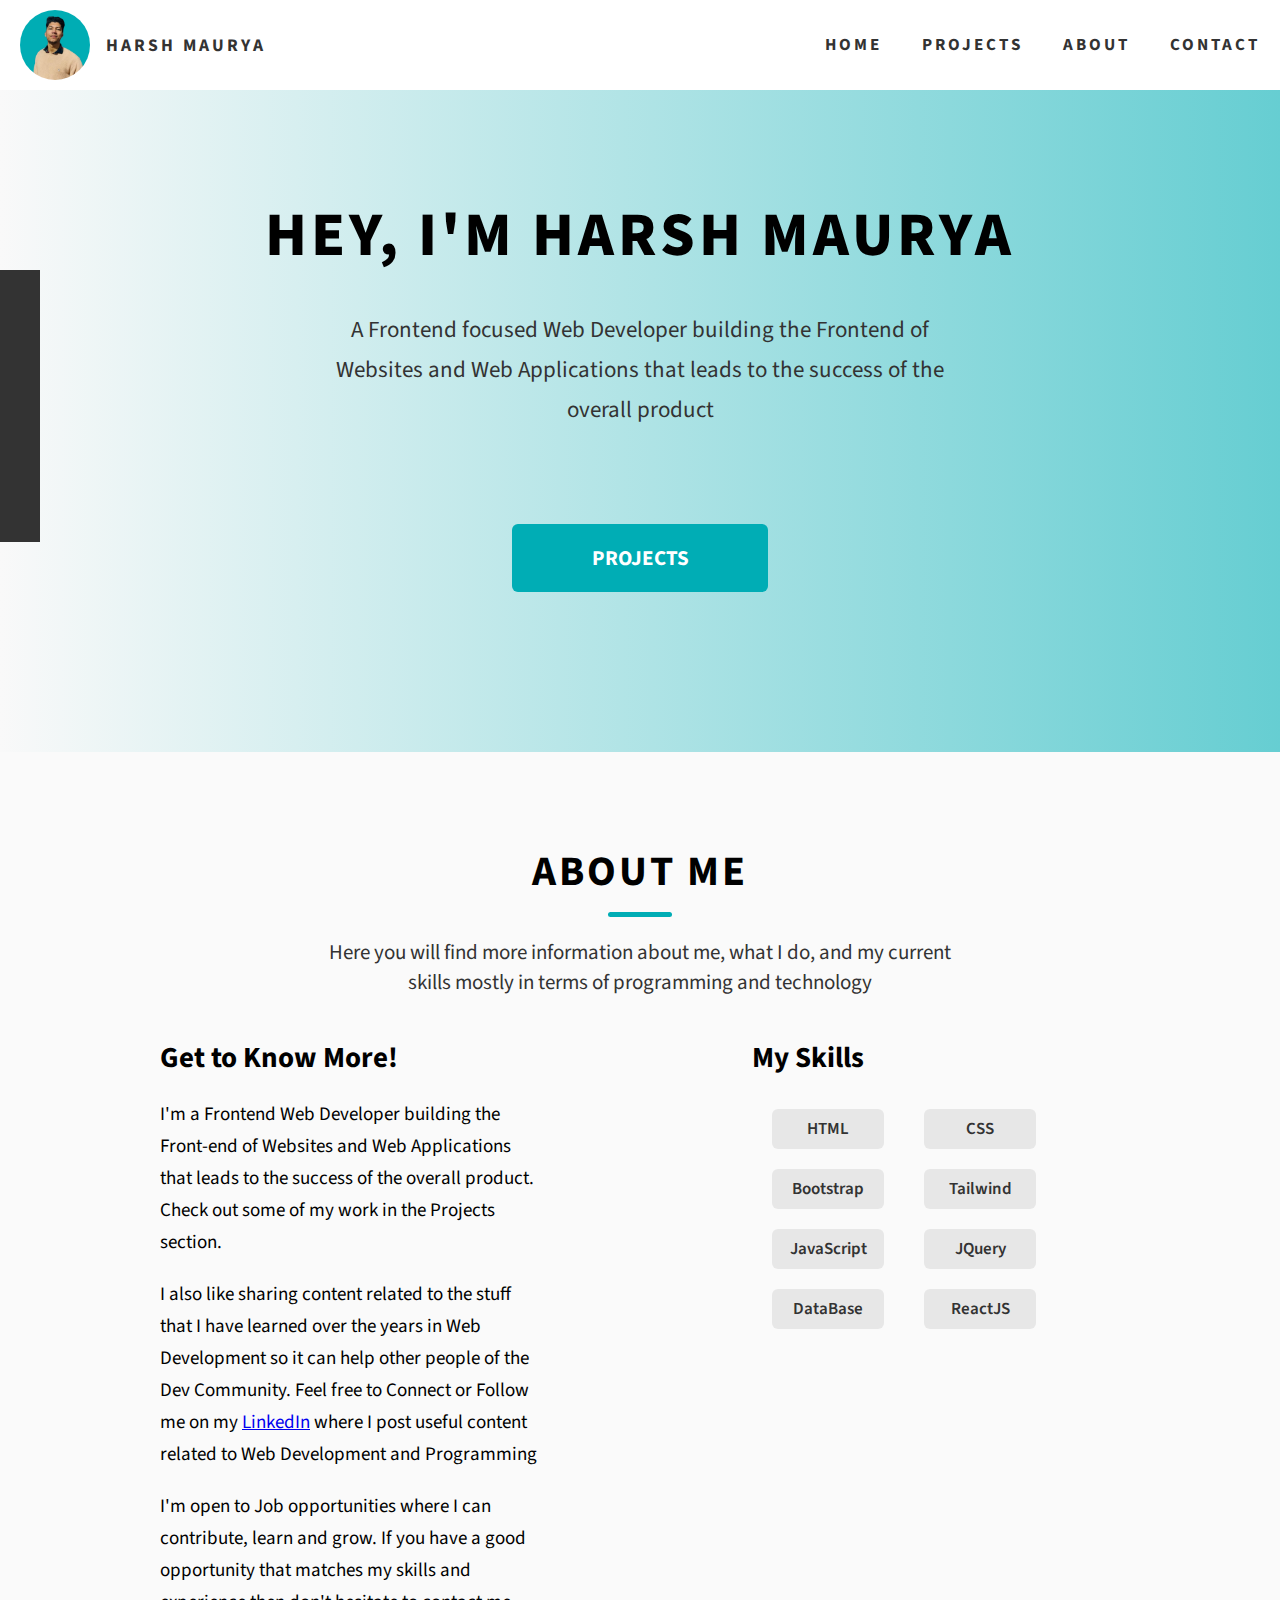
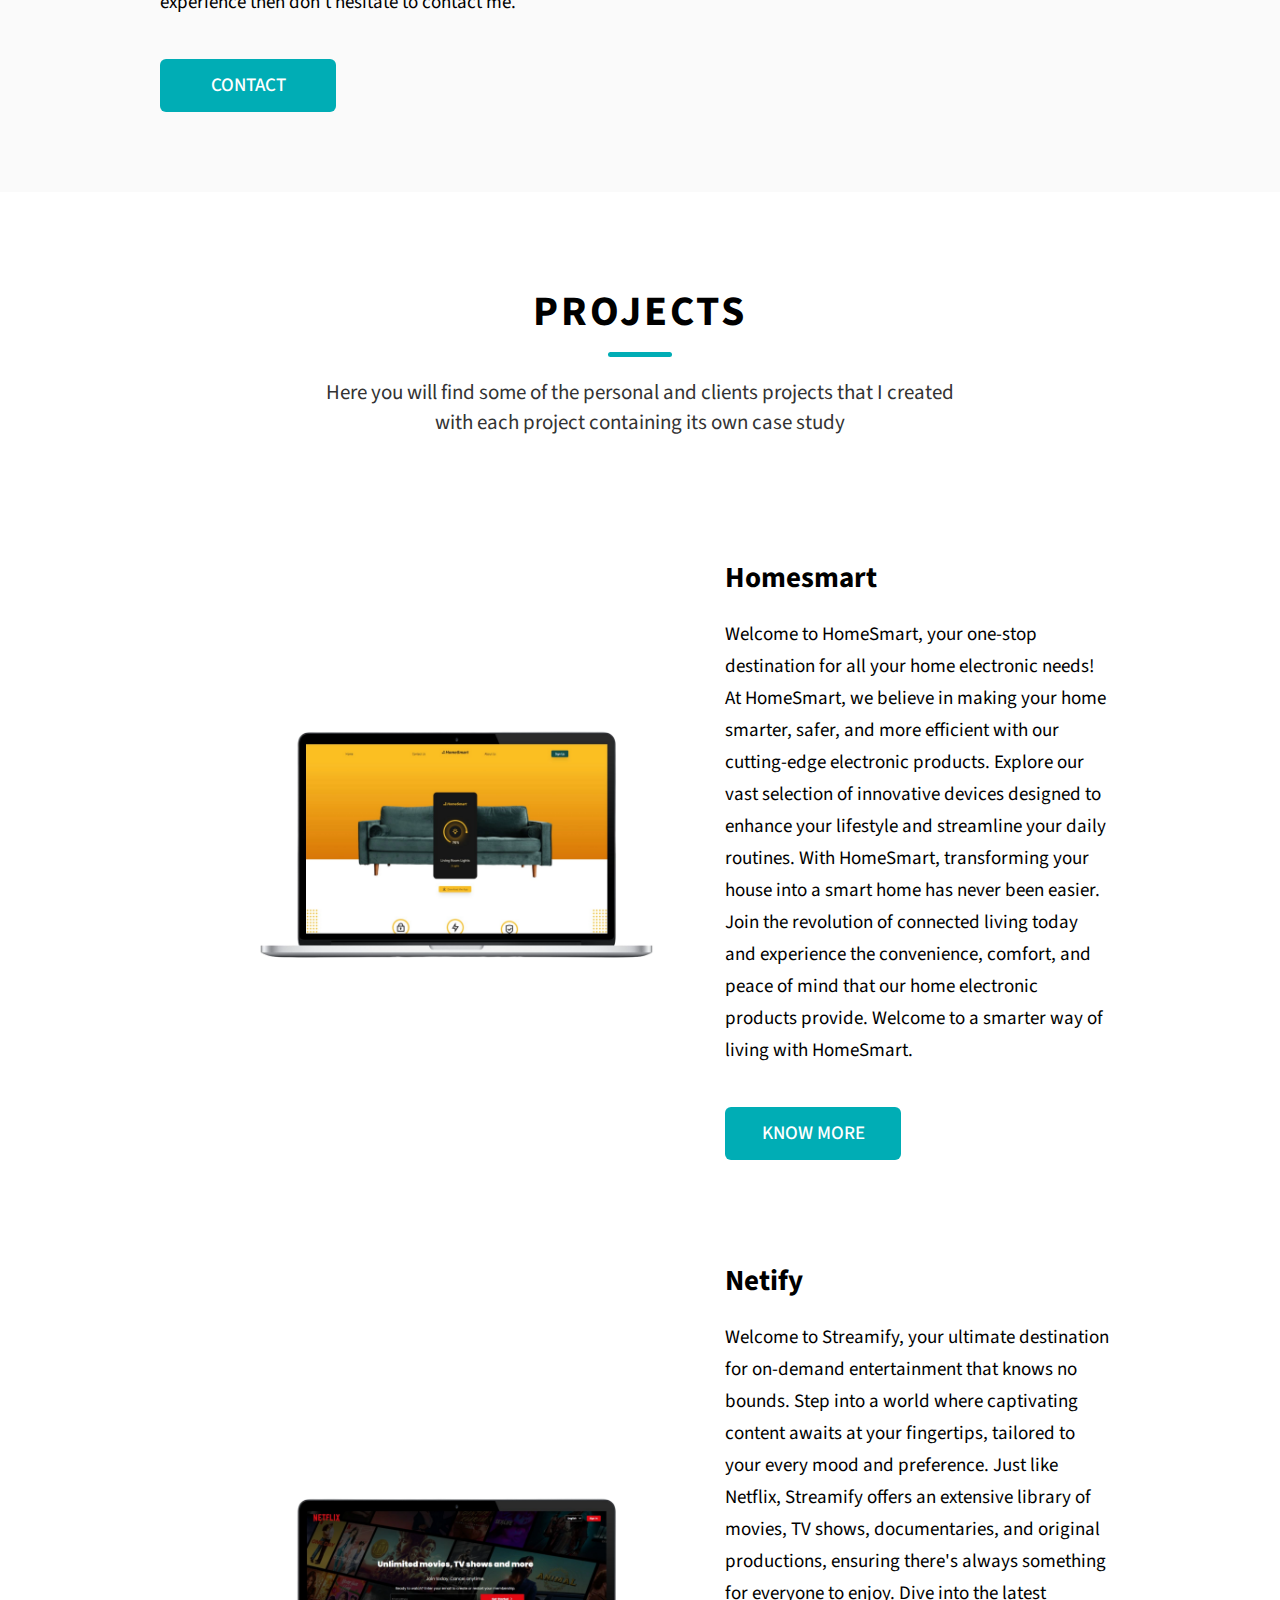
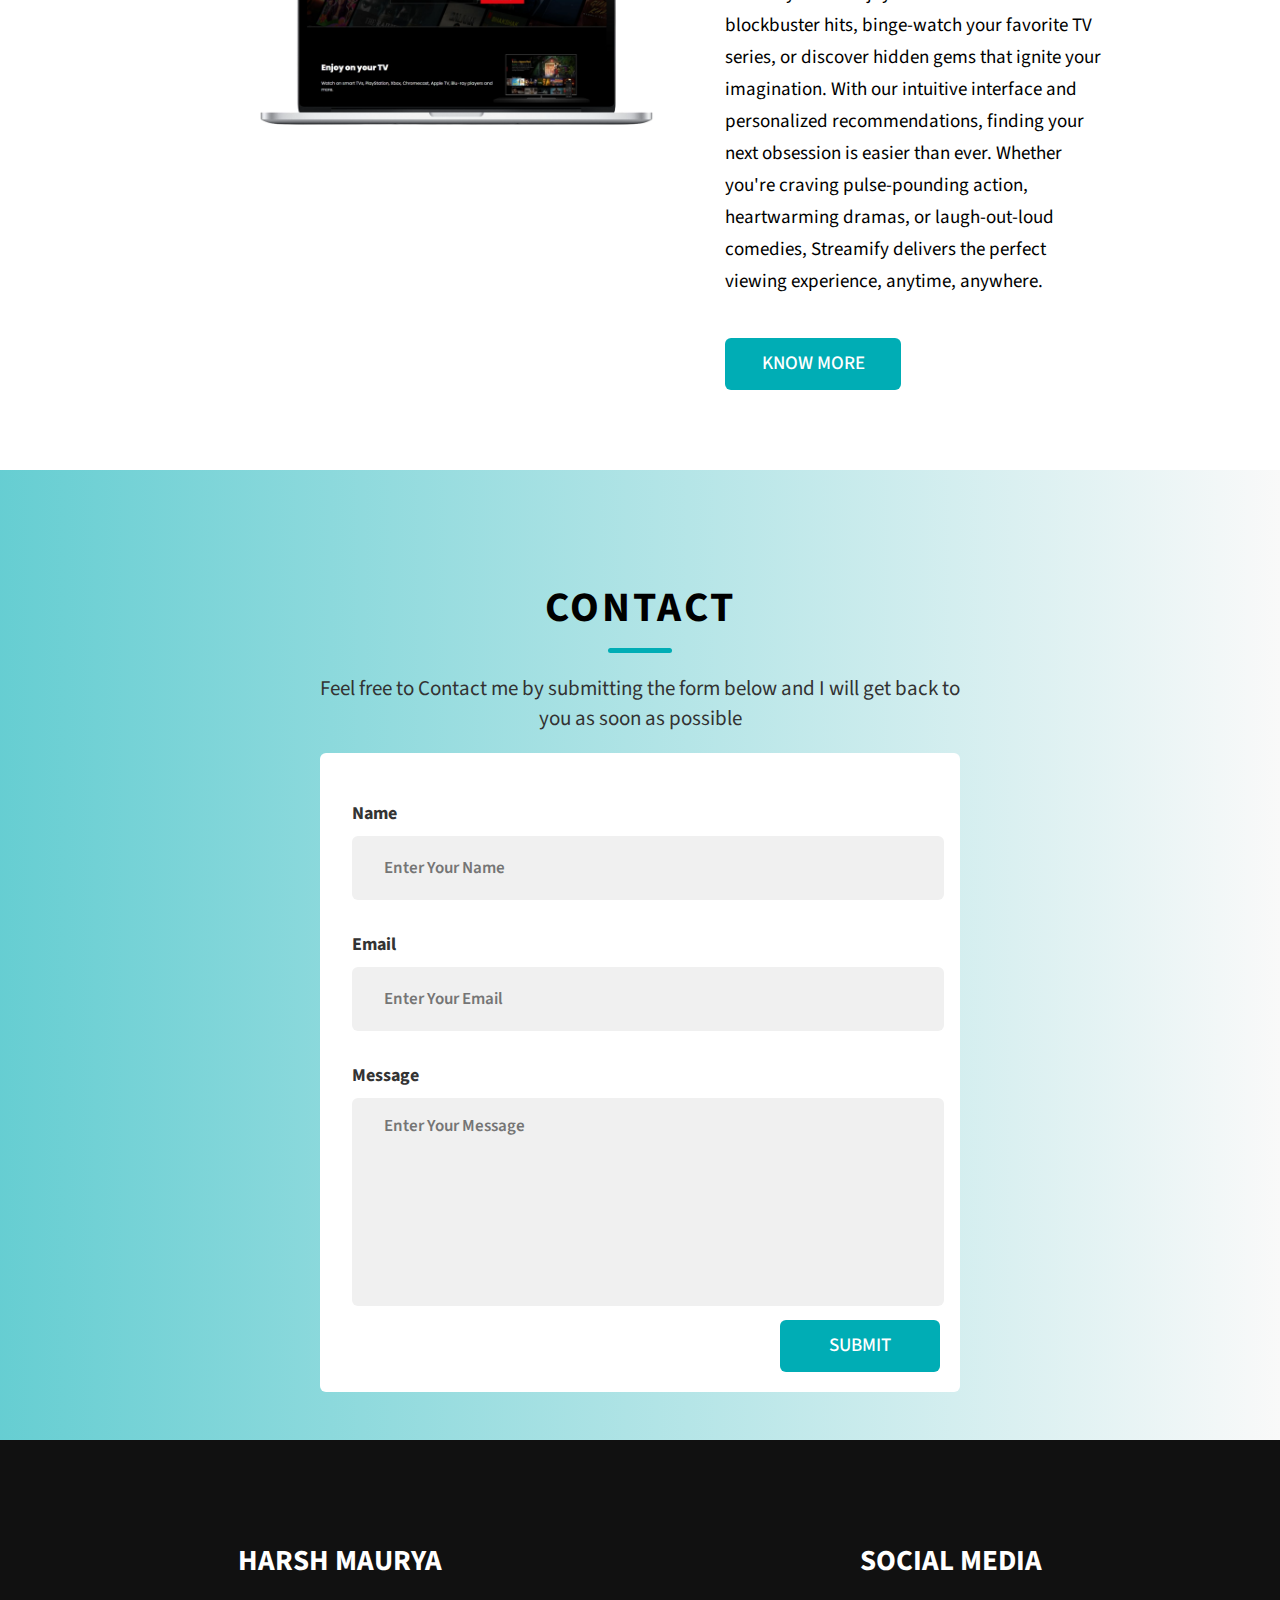
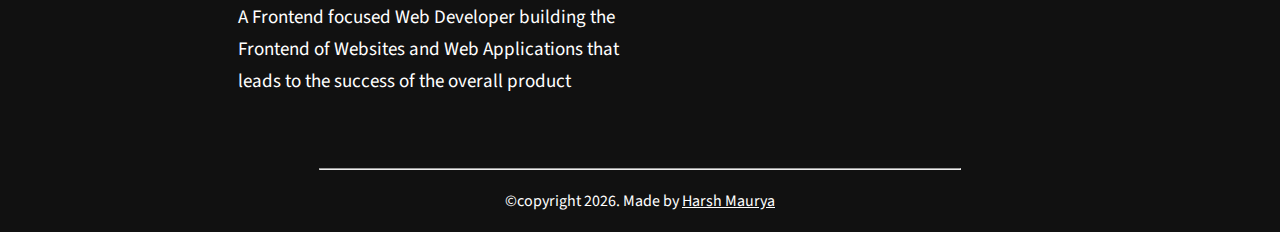
<file: index.html>
<!DOCTYPE html>
<html lang="en">
  <head>
    <meta charset="UTF-8" />
    <meta name="viewport" content="width=device-width, initial-scale=1.0" />
    <title>My Portfolio</title>
    <link rel="icon" type="image/x-icon" href="images/bg-white.png">
    <link rel="stylesheet" href="style.css" />
    <link rel="stylesheet" href="css/media.css" />
    <link
      rel="stylesheet"
      href="https://cdnjs.cloudflare.com/ajax/libs/font-awesome/6.5.1/css/all.min.css"
      integrity="sha512-DTOQO9RWCH3ppGqcWaEA1BIZOC6xxalwEsw9c2QQeAIftl+Vegovlnee1c9QX4TctnWMn13TZye+giMm8e2LwA=="
      crossorigin="anonymous"
      referrerpolicy="no-referrer"
    />
    <link
    rel="stylesheet"
    href="https://cdnjs.cloudflare.com/ajax/libs/animate.css/4.1.1/animate.min.css"
  />
  </head>
  <body>
    <header>
      <nav class="navbar">
        <div class="logo-container">
          <img
            class="logo-1"
            src="images/logo.png"
            alt="logo-image"
            width="70"
          />
          <img
            src="images/bg-white.png"
            alt="logo-image"
            width="70"
            class="none logo-2"
          />
          <span class=""><a href="./">Harsh Maurya</a></span>
        </div>
        <div class="nav-links-container">
          <div class="nav-links">
            <ul>
              <li><a href="./">Home</a></li>
              <li><a href="#projects">Projects</a></li>
              <li><a href="#about">About</a></li>
              <li><a href="#contact">Contact</a></li>
            </ul>
          </div>
        </div>
      </nav>

      <!-- Small Navbar -->
      <div class="sm-navbar">
        <div class="sm-nav-ham-icon">
          <i class="ham-close fa-solid fa-x"></i>
          <i class="ham-open fa-solid fa-bars"></i>
        </div>
        <div class="sm-nav-links">
          <ul>
            <li><a href="index.html">Home</a></li>
            <hr />
            <li><a href="#projects">Projects</a></li>
            <hr />
            <li><a href="index.html#about">About</a></li>
            <hr />
            <li><a href="index.html#contact">Contact</a></li>
            <hr />
          </ul>
        </div>
      </div>
    </header>

    <section class="home-hero">
      <div class="home-content">
        <h1 class="hero-heading animate__animated animate__fadeInLeft">Hey, i'm Harsh Maurya</h1>
        <div class="home-hero-info animate__animated animate__fadeInRight">
          A Frontend focused Web Developer building the Frontend of Websites and
          Web Applications that leads to the success of the overall product
        </div>
        <div class="home-hero-btn">
          <a href="#projects" class="btn animate__animated animate__fadeInUpBig">Projects</a>
        </div>
      </div>

      <div class="home-social">
        <ul>
          <li>
            <a href="https://github.com/HarshMarya" target="_blank"
              ><i class="fa-brands fa-github bg-github"></i
            ></a>
          </li>
          <li>
            <a href="https://codepen.io/Harsh-Maurya-the-decoder/pens/public" target="_blank"
              ><i class="fa-brands fa-codepen"></i
            ></a>
          </li>
          <li>
            <a
              href="https://www.linkedin.com/in/harsh-maurya-552161293/"
              target="_blank"
              ><i class="fa-brands fa-linkedin"></i
            ></a>
          </li>
          <li>
            <a href="https://www.instagram.com/" target="_blank"
              ><i class="fa-brands fa-instagram"></i
            ></a>
          </li>
        </ul>
      </div>
    </section>

    <section class="about_me" id="about">
      <h1 class="heading-secondary">About Me</h1>
      <hr class="border-bottom" />
      <p class="para-secondary">
        Here you will find more information about me, what I do, and my current
        skills mostly in terms of programming and technology
      </p>

      <div class="about_me_info">
        <div class="about_me_more">
          <h2 class="heading-third">Get to Know More!</h2>
          <p class="para-third">
            I'm a Frontend Web Developer building the Front-end of Websites and
            Web Applications that leads to the success of the overall product.
            Check out some of my work in the Projects section.
          </p>
          <p class="para-third">
            I also like sharing content related to the stuff that I have learned
            over the years in Web Development so it can help other people of the
            Dev Community. Feel free to Connect or Follow me on my
            <a href="https://www.linkedin.com/feed/" target="_blank"
              >LinkedIn</a
            >
            where I post useful content related to Web Development and
            Programming
          </p>
          <p class="para-third">
            I'm open to Job opportunities where I can contribute, learn and
            grow. If you have a good opportunity that matches my skills and
            experience then don't hesitate to contact me.
          </p>
          <a href="#contact" class="contact_me_btn">Contact</a>
        </div>

        <div class="about_me_skills">
          <h2 class="heading-third">My Skills</h2>
          <div class="skills">
            <div class="skill-box">HTML</div>
            <div class="skill-box">CSS</div>
            <div class="skill-box">Bootstrap</div>
            <div class="skill-box">Tailwind</div>
            <div class="skill-box">JavaScript</div>
            <div class="skill-box">JQuery</div>
            <div class="skill-box">DataBase</div>
            <div class="skill-box">ReactJS</div>
          </div>
        </div>
      </div>
    </section>

    <section class="project" id="projects">
      <h1 class="heading-secondary">Projects</h1>
      <hr class="border-bottom" />
      <p class="para-secondary">
        Here you will find some of the personal and clients projects that I
        created with each project containing its own case study
      </p>

      <div class="project-row">
        <div class="project-img">
          <img src="images/project1.png" alt="project image" />
        </div>
        <div class="project-content">
          <h2 class="heading-third">Homesmart</h2>
          <p class="para-third">
            Welcome to HomeSmart, your one-stop destination for all your home
            electronic needs! At HomeSmart, we believe in making your home
            smarter, safer, and more efficient with our cutting-edge electronic
            products. Explore our vast selection of innovative devices designed
            to enhance your lifestyle and streamline your daily routines. With
            HomeSmart, transforming your house into a smart home has never been
            easier. Join the revolution of connected living today and experience
            the convenience, comfort, and peace of mind that our home electronic
            products provide. Welcome to a smarter way of living with HomeSmart.
          </p>
          <!-- <a href="https://dopefolio-playground.netlify.app/" target="_blank" class="contact_me_btn">Know More</a> -->
          <a href="project1.html" class="contact_me_btn">Know More</a>
        </div>
      </div>

      <div class="project-row">
        <div class="project-img">
          <img src="images/project2.png" alt="project image" />
        </div>
        <div class="project-content">
          <h2 class="heading-third">Netify</h2>
          <p class="para-third">
            Welcome to Streamify, your ultimate destination for on-demand
            entertainment that knows no bounds. Step into a world where
            captivating content awaits at your fingertips, tailored to your
            every mood and preference. Just like Netflix, Streamify offers an
            extensive library of movies, TV shows, documentaries, and original
            productions, ensuring there's always something for everyone to
            enjoy. Dive into the latest blockbuster hits, binge-watch your
            favorite TV series, or discover hidden gems that ignite your
            imagination. With our intuitive interface and personalized
            recommendations, finding your next obsession is easier than ever.
            Whether you're craving pulse-pounding action, heartwarming dramas,
            or laugh-out-loud comedies, Streamify delivers the perfect viewing
            experience, anytime, anywhere.
          </p>
          <a href="./project2.html" class="contact_me_btn">Know More</a>
        </div>
      </div>

      <!-- Extra Project -->

      <!-- <div class="project-row">
        <div class="project-img">
          <img src="images/laptop.png" alt="project image" />
        </div>
        <div class="project-content">
          <h2 class="heading-third">Project 2</h2>
          <p class="para-third">
            Lorem ipsum dolor sit amet consectetur adipisicing elit. Reiciendis
            excepturi laborum nobis odit? Labore dolorem laboriosam minus
            praesentium, recusandae nisi.
          </p>
          <a href="#projects" class="contact_me_btn">Know More</a>
        </div>
      </div> -->
    </section>

    <section class="contact" id="contact">
      <h1 class="heading-secondary">Contact</h1>
      <hr class="border-bottom" />
      <p class="para-secondary">
        Feel free to Contact me by submitting the form below and I will get back
        to you as soon as possible
      </p>

      <div class="contact_form_container">
        <form action="#" class="contact-form">
          <div class="form_field_content">
            <label for="#">Name</label>
            <input type="text" placeholder="Enter Your Name" />
          </div>

          <div class="form_field_content">
            <label for="#">Email</label>
            <input type="email" placeholder="Enter Your Email" />
          </div>

          <div class="form_field_content">
            <label for="#">Message</label>
            <textarea
              name=""
              id=""
              cols="30"
              rows="10"
              placeholder="Enter Your Message"
            ></textarea>
          </div>

          <button class="submit-btn">Submit</button>
        </form>
      </div>
    </section>

    <section class="footer" id="footer">
      <footer class="footer-container">
        <div class="about_me-more">
          <h1 class="heading-third">HARSH MAURYA</h1>
          <p class="para-third">
            A Frontend focused Web Developer building the Frontend of Websites
            and Web Applications that leads to the success of the overall
            product
          </p>
        </div>

        <div class="social_media">
          <h1 class="heading-third">SOCIAL MEDIA</h1>
          <div class="social-media-links">
            <span
              ><a href="https://github.com/" target="_blank"
                ><i class="fa-brands fa-github bg-github"></i></a
            ></span>
            <span>
              <a href="https://codepen.io/Harsh-Maurya-the-decoder/pens/public"
                ><i class="fa-brands fa-codepen"></i></a
            ></span>
            <span
              ><a
                href="https://www.linkedin.com/in/harsh-maurya-552161293/"
                target="_blank"
                ><i class="fa-brands fa-linkedin"></i></a
            ></span>
            <span
              ><a href="https://www.instagram.com/" target="_blank"
                ><i class="fa-brands fa-instagram"></i></a
            ></span>
          </div>
        </div>
      </footer>
      <hr />
      <span class="bottom"
        >©copyright <span id="ccdate"></span>. Made by
        <a href="index.html">Harsh Maurya</a></span
      >
    </section>

    <script src="script.js"></script>
  </body>
</html>
</file>
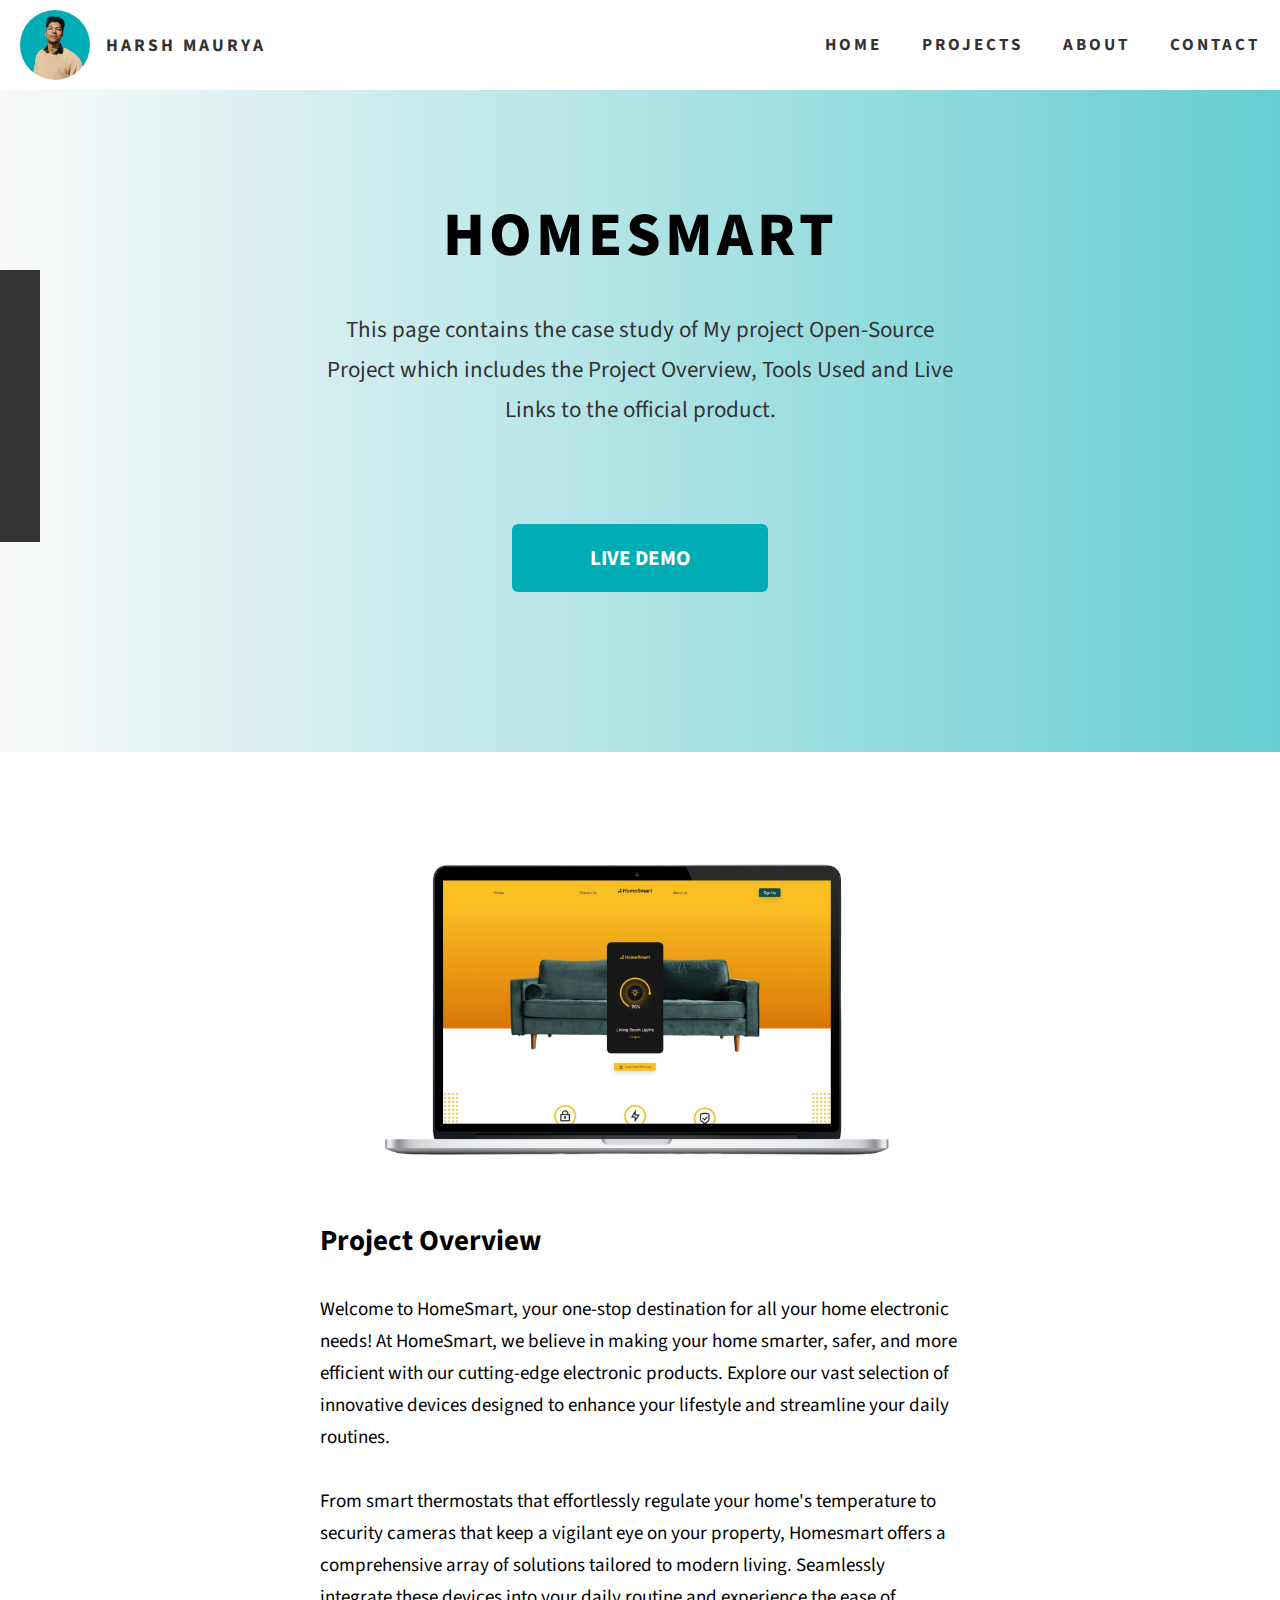
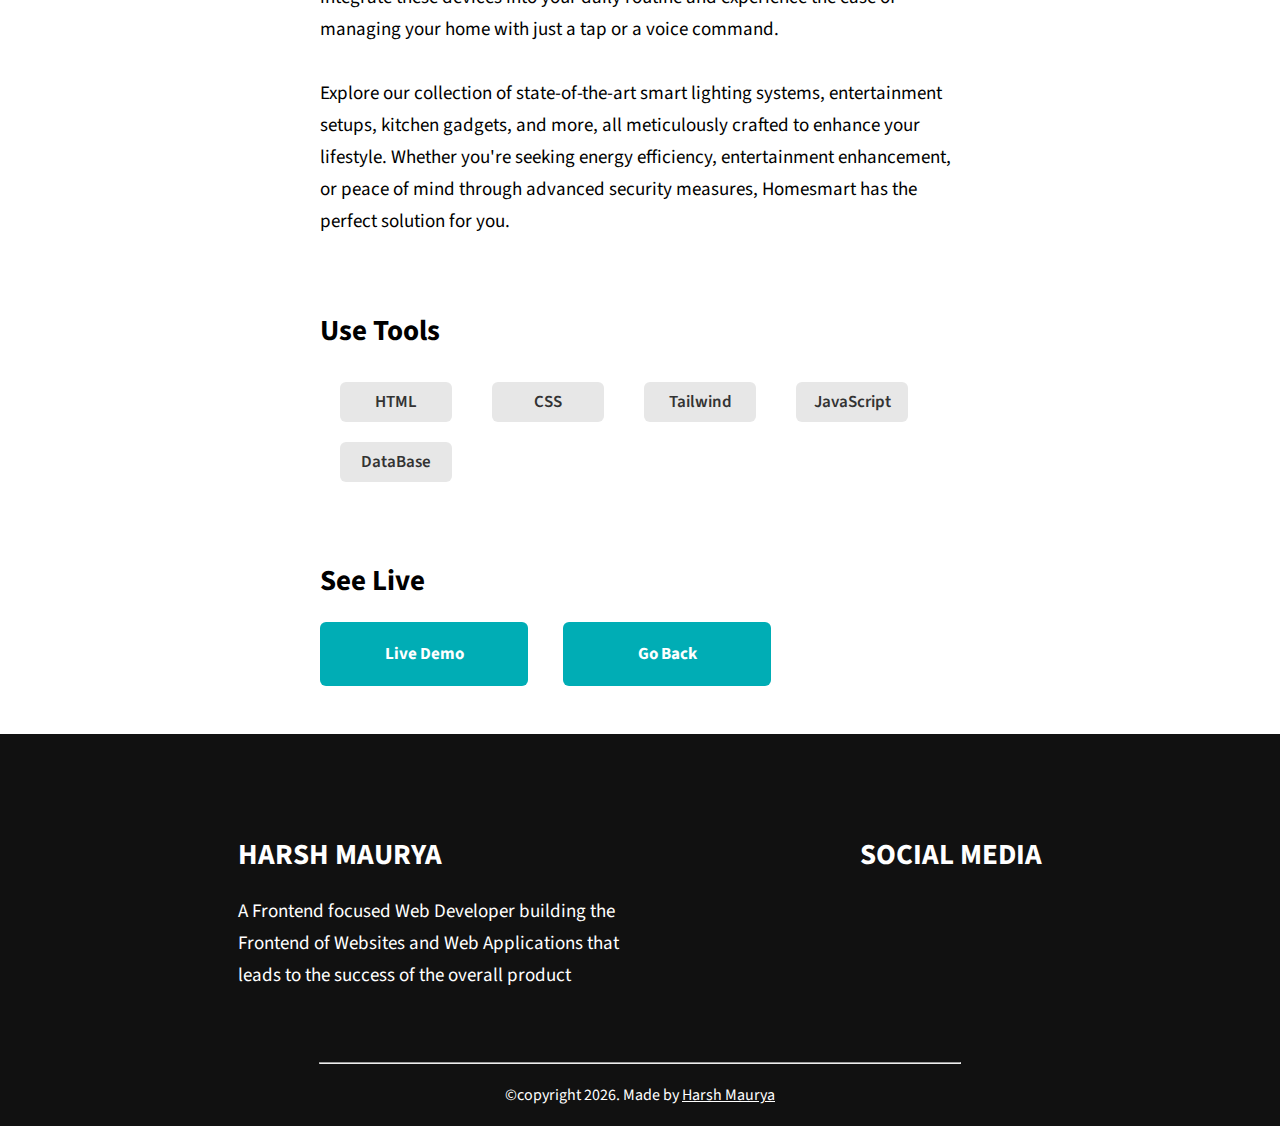
<file: project1.html>
<!DOCTYPE html>
<html lang="en">
  <head>
    <meta charset="UTF-8" />
    <meta name="viewport" content="width=device-width, initial-scale=1.0" />
    <title>Projects</title>
    <link rel="icon" type="image/x-icon" href="images/bg-white.png">

    <link rel="stylesheet" href="style.css" />
    <link rel="stylesheet" href="css/media.css" />
    <link
      rel="stylesheet"
      href="https://cdnjs.cloudflare.com/ajax/libs/font-awesome/6.5.1/css/all.min.css"
      integrity="sha512-DTOQO9RWCH3ppGqcWaEA1BIZOC6xxalwEsw9c2QQeAIftl+Vegovlnee1c9QX4TctnWMn13TZye+giMm8e2LwA=="
      crossorigin="anonymous"
      referrerpolicy="no-referrer"
    />
    <link
      rel="stylesheet"
      href="https://cdnjs.cloudflare.com/ajax/libs/animate.css/4.1.1/animate.min.css"
    />
  </head>
  <body>
    <header>
      <nav class="navbar">
        <div class="logo-container">
          <img
            class="logo-1"
            src="images/logo.png"
            alt="logo-image"
            width="70"
          />
          <img
            src="images/bg-white.png"
            alt="logo-image"
            width="70"
            class="none logo-2"
          />
          <span><a href="index.html">Harsh Maurya</a></span>
        </div>
        <div class="nav-links-container">
          <div class="nav-links">
            <ul>
              <li><a href="index.html">Home</a></li>
              <li><a href="#project">Projects</a></li>
              <li><a href="index.html#about">About</a></li>
              <li><a href="index.html#contact">Contact</a></li>
            </ul>
          </div>
        </div>
      </nav>

      <div class="sm-navbar">
        <div class="sm-nav-ham-icon">
          <i class="ham-close fa-solid fa-x"></i>
          <i class="ham-open fa-solid fa-bars"></i>
        </div>
        <div class="sm-nav-links">
          <ul>
            <li><a href="index.html">Home</a></li>
            <hr />
            <li><a href="#project">Projects</a></li>
            <hr />
            <li><a href="index.html#about">About</a></li>
            <hr />
            <li><a href="index.html#contact">Contact</a></li>
            <hr />
          </ul>
        </div>
      </div>
    </header>

    <section class="home-hero">
      <div class="home-content">
        <h1 class="hero-heading animate__animated animate__fadeInLeft">
          Homesmart
        </h1>
        <div class="home-hero-info home-hero-info animate__animated animate__fadeInRight">
          This page contains the case study of My project Open-Source Project
          which includes the Project Overview, Tools Used and Live Links to the
          official product.
        </div>
        <div class="home-hero-btn">
          <a
            href="https://harshmarya.github.io/Homesmart-landing-page/"
            target="_blank"
            class="btn animate__animated animate__fadeInUpBig"
            >Live Demo</a
          >
        </div>
      </div>

      <div class="home-social">
        <ul>
          <li>
            <a href="https://github.com/HarshMarya" target="_blank"
              ><i class="fa-brands fa-github bg-github"></i
            ></a>
          </li>
          <li>
            <a href="https://codepen.io/Harsh-Maurya-the-decoder/pens/public" target="_blank"
              ><i class="fa-brands fa-codepen"></i
            ></a>
          </li>
          <li>
            <a
              href="https://www.linkedin.com/in/harsh-maurya-552161293/"
              target="_blank"
              ><i class="fa-brands fa-linkedin"></i
            ></a>
          </li>
          <li>
            <a href="https://www.instagram.com/" target="_blank"
              ><i class="fa-brands fa-instagram"></i
            ></a>
          </li>
        </ul>
      </div>
    </section>

    <section id="project" class="project-container">
      <div class="project-image">
        <img src="images/project1.png" alt="project-image" />
      </div>
      <div class="project-info">
        <h2 class="heading-third">Project Overview</h2>
        <p class="para-third">
          Welcome to HomeSmart, your one-stop destination for all your home
          electronic needs! At HomeSmart, we believe in making your home
          smarter, safer, and more efficient with our cutting-edge electronic
          products. Explore our vast selection of innovative devices designed to
          enhance your lifestyle and streamline your daily routines.
        </p>

        <p class="para-third">
          From smart thermostats that effortlessly regulate your home's
          temperature to security cameras that keep a vigilant eye on your
          property, Homesmart offers a comprehensive array of solutions tailored
          to modern living. Seamlessly integrate these devices into your daily
          routine and experience the ease of managing your home with just a tap
          or a voice command.
        </p>

        <p class="para-third">
          Explore our collection of state-of-the-art smart lighting systems,
          entertainment setups, kitchen gadgets, and more, all meticulously
          crafted to enhance your lifestyle. Whether you're seeking energy
          efficiency, entertainment enhancement, or peace of mind through
          advanced security measures, Homesmart has the perfect solution for
          you.
        </p>

        <div class="project-tools">
          <h2 class="heading-third">Use Tools</h2>
          <div class="skills animate__animated animate__lightSpeedInLeft">
            <div class="skill-box">HTML</div>
            <div class="skill-box">CSS</div>
            <div class="skill-box">Tailwind</div>
            <div class="skill-box">JavaScript</div>
            <div class="skill-box">DataBase</div>
          </div>
        </div>

        <div class="bottom-container">
          <h2 class="heading-third">See Live</h2>
          <a
            href="https://harshmarya.github.io/Homesmart-landing-page/"
            target="_blank"
            >Live Demo</a
          >
          <a href="index.html">Go Back</a>
        </div>
      </div>
    </section>

    <section class="footer" id="footer">
      <footer class="footer-container">
        <div class="about_me-more">
          <h1 class="heading-third">HARSH MAURYA</h1>
          <p class="para-third">
            A Frontend focused Web Developer building the Frontend of Websites
            and Web Applications that leads to the success of the overall
            product
          </p>
        </div>

        <div class="social_media">
          <h1 class="heading-third">SOCIAL MEDIA</h1>
          <div class="social-media-links">
            <span
              ><a href="https://github.com/" target="_blank"
                ><i class="fa-brands fa-github bg-github"></i></a
            ></span>
            <span>
              <a href="https://codepen.io/Harsh-Maurya-the-decoder/pens/public"
                ><i class="fa-brands fa-codepen"></i></a
            ></span>
            <span
              ><a
                href="https://www.linkedin.com/in/harsh-maurya-552161293/"
                target="_blank"
                ><i class="fa-brands fa-linkedin"></i></a
            ></span>
            <span
              ><a href="https://www.instagram.com/" target="_blank"
                ><i class="fa-brands fa-instagram"></i></a
            ></span>
          </div>
        </div>
      </footer>
      <hr />
      <span class="bottom"
        >©copyright <span id="ccdate"></span>. Made by
        <a href="index.html">Harsh Maurya</a></span
      >
    </section>

    <script src="script.js"></script>
  </body>
</html>
</file>
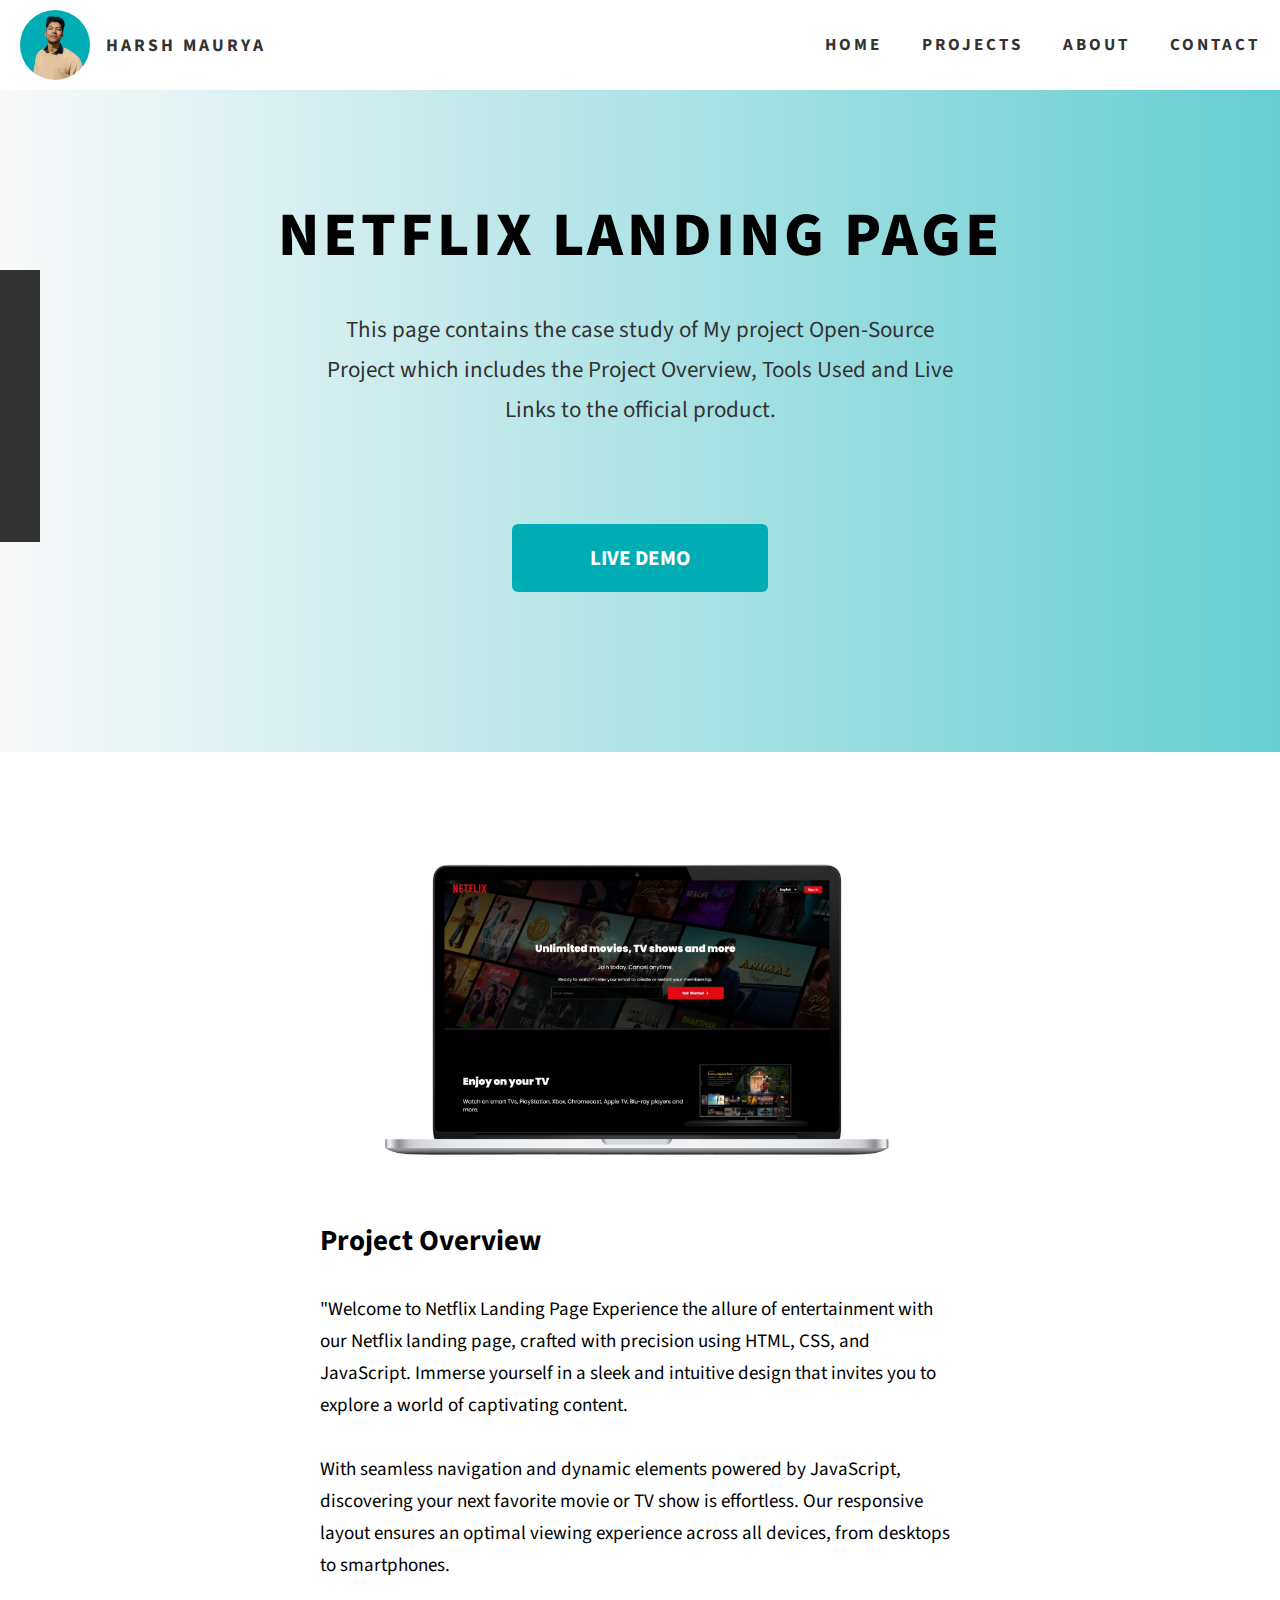
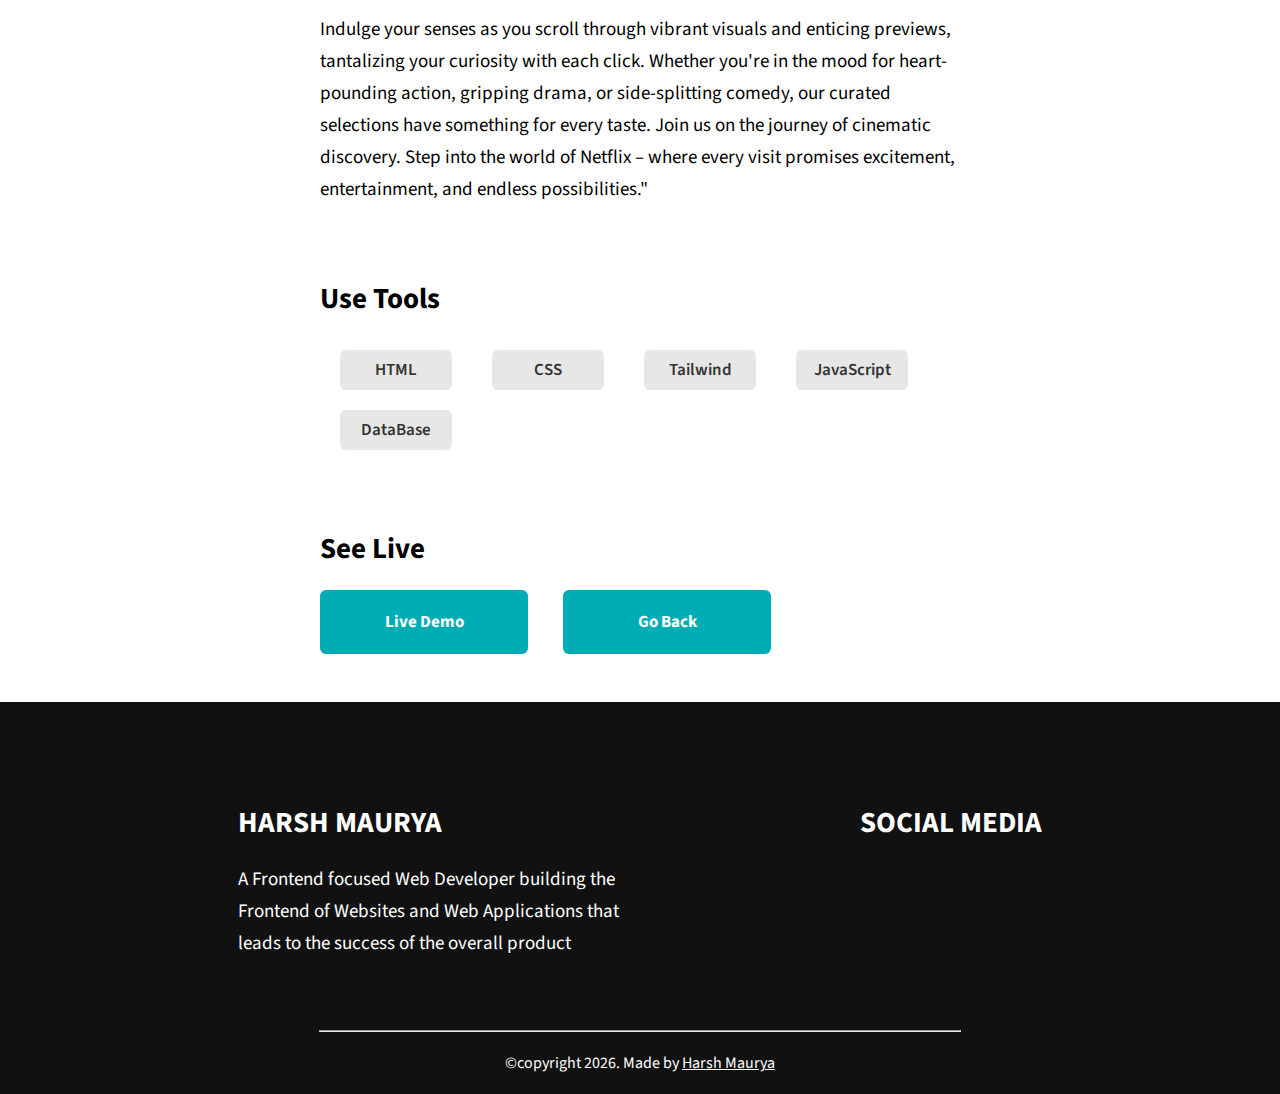
<file: project2.html>
<!DOCTYPE html>
<html lang="en">
  <head>
    <meta charset="UTF-8" />
    <meta name="viewport" content="width=device-width, initial-scale=1.0" />
    <title>Projects</title>
    <link rel="icon" type="image/x-icon" href="images/bg-white.png">
    <link rel="stylesheet" href="style.css" />
    <link rel="stylesheet" href="css/media.css" />
    <link
      rel="stylesheet"
      href="https://cdnjs.cloudflare.com/ajax/libs/font-awesome/6.5.1/css/all.min.css"
      integrity="sha512-DTOQO9RWCH3ppGqcWaEA1BIZOC6xxalwEsw9c2QQeAIftl+Vegovlnee1c9QX4TctnWMn13TZye+giMm8e2LwA=="
      crossorigin="anonymous"
      referrerpolicy="no-referrer"
    />
    <link
      rel="stylesheet"
      href="https://cdnjs.cloudflare.com/ajax/libs/animate.css/4.1.1/animate.min.css"
    />
  </head>
  <body>
    <header>
      <nav class="navbar">
        <div class="logo-container">
          <img
            class="logo-1"
            src="images/logo.png"
            alt="logo-image"
            width="70"
          />
          <img
            src="images/bg-white.png"
            alt="logo-image"
            width="70"
            class="none logo-2"
          />
          <span><a href="index.html">Harsh Maurya</a></span>
        </div>
        <div class="nav-links-container">
          <div class="nav-links">
            <ul>
              <li><a href="index.html">Home</a></li>
              <li><a href="#project">Projects</a></li>
              <li><a href="index.html#about">About</a></li>
              <li><a href="index.html#contact">Contact</a></li>
            </ul>
          </div>
        </div>
      </nav>

      <div class="sm-navbar">
        <div class="sm-nav-ham-icon">
          <i class="ham-close fa-solid fa-x"></i>
          <i class="ham-open fa-solid fa-bars"></i>
        </div>
        <div class="sm-nav-links">
          <ul>
            <li><a href="index.html">Home</a></li>
            <hr />
            <li><a href="#project">Projects</a></li>
            <hr />
            <li><a href="index.html#about">About</a></li>
            <hr />
            <li><a href="index.html#contact">Contact</a></li>
            <hr />
          </ul>
        </div>
      </div>
    </header>

    <section class="home-hero">
      <div class="home-content">
        <h1 class="hero-heading animate__animated animate__fadeInLeft">
          Netflix landing page
        </h1>
        <div class="home-hero-info animate__animated animate__fadeInRight">
          This page contains the case study of My project Open-Source Project
          which includes the Project Overview, Tools Used and Live Links to the
          official product.
        </div>
        <div class="home-hero-btn">
          <a
            href="https://harshmarya.github.io/Netflix-Clone/"
            target="_blank"
            class="btn animate__animated animate__fadeInUpBig"
            >Live Demo</a
          >
        </div>
      </div>

      <div class="home-social">
        <ul>
          <li>
            <a href="https://github.com/HarshMarya" target="_blank"
              ><i class="fa-brands fa-github bg-github"></i
            ></a>
          </li>
          <li>
            <a href="https://codepen.io/Harsh-Maurya-the-decoder/pens/public" target="_blank"
              ><i class="fa-brands fa-codepen"></i
            ></a>
          </li>
          <li>
            <a
              href="https://www.linkedin.com/in/harsh-maurya-552161293/"
              target="_blank"
              ><i class="fa-brands fa-linkedin"></i
            ></a>
          </li>
          <li>
            <a href="https://www.instagram.com/" target="_blank"
              ><i class="fa-brands fa-instagram"></i
            ></a>
          </li>
        </ul>
      </div>
    </section>

    <section id="project" class="project-container">
      <div class="project-image">
        <img src="images/project2.png" alt="project-image" class="" />
      </div>
      <div class="project-info">
        <h2 class="heading-third">Project Overview</h2>
        <p class="para-third">
          "Welcome to Netflix Landing Page Experience the allure of
          entertainment with our Netflix landing page, crafted with precision
          using HTML, CSS, and JavaScript. Immerse yourself in a sleek and
          intuitive design that invites you to explore a world of captivating
          content.
        </p>

        <p class="para-third">
          With seamless navigation and dynamic elements powered by JavaScript,
          discovering your next favorite movie or TV show is effortless. Our
          responsive layout ensures an optimal viewing experience across all
          devices, from desktops to smartphones.
        </p>

        <p class="para-third">
          Indulge your senses as you scroll through vibrant visuals and enticing
          previews, tantalizing your curiosity with each click. Whether you're
          in the mood for heart-pounding action, gripping drama, or
          side-splitting comedy, our curated selections have something for every
          taste. Join us on the journey of cinematic discovery. Step into the
          world of Netflix – where every visit promises excitement,
          entertainment, and endless possibilities."
        </p>

        <div class="project-tools">
          <h2 class="heading-third">Use Tools</h2>
          <div class="skills animate__animated animate__lightSpeedInLeft">
            <div class="skill-box">HTML</div>
            <div class="skill-box">CSS</div>
            <div class="skill-box">Tailwind</div>
            <div class="skill-box">JavaScript</div>
            <div class="skill-box">DataBase</div>
          </div>
        </div>

        <div class="bottom-container">
          <h2 class="heading-third">See Live</h2>
          <a
            href="https://harshmarya.github.io/Netflix-Clone/"
            target="_blank"
            >Live Demo</a
          >
          <a href="index.html">Go Back</a>
        </div>
      </div>
    </section>

    <section class="footer" id="footer">
      <footer class="footer-container">
        <div class="about_me-more">
          <h1 class="heading-third">HARSH MAURYA</h1>
          <p class="para-third">
            A Frontend focused Web Developer building the Frontend of Websites
            and Web Applications that leads to the success of the overall
            product
          </p>
        </div>

        <div class="social_media">
          <h1 class="heading-third">SOCIAL MEDIA</h1>
          <div class="social-media-links">
            <span
              ><a href="https://github.com/" target="_blank"
                ><i class="fa-brands fa-github bg-github"></i></a
            ></span>
            <span>
              <a href="https://codepen.io/Harsh-Maurya-the-decoder/pens/public"
                ><i class="fa-brands fa-codepen"></i></a
            ></span>
            <span
              ><a
                href="https://www.linkedin.com/in/harsh-maurya-552161293/"
                target="_blank"
                ><i class="fa-brands fa-linkedin"></i></a
            ></span>
            <span
              ><a href="https://www.instagram.com/" target="_blank"
                ><i class="fa-brands fa-instagram"></i></a
            ></span>
          </div>
        </div>
      </footer>
      <hr />
      <span class="bottom"
        >©copyright <span id="ccdate"></span>. Made by
        <a href="index.html">Harsh Maurya</a></span
      >
    </section>

    <script src="script.js"></script>
  </body>
</html>
</file>
<file: style.css>
@import url("https://fonts.googleapis.com/css2?family=Source+Sans+3:wght@400;500;600;700;800&display=swap");
* {
  padding: 0;
  margin: 0;
  font-family: "Source Sans 3", sans-serif;
  /* box-sizing: border-box; */
}

.none {
  display: none;
}

.block {
  display: block;
}

/* Sticky navbar */
.navbar {
  width: 100%;
  background-color: #fff;
  display: flex;
  justify-content: space-between;
  align-items: center;
  overflow: hidden;
  position: fixed;
  top: 0;
  z-index: 100;
  /* height: 10%; */
}

.logo-container {
  display: flex;
  justify-content: center;
  align-items: center;
  padding: 10px 20px;
}
.logo-container > img {
  border-radius: 100%;
  margin: 0 1rem 0 0;
}

.logo-container > span {
  letter-spacing: 3px;
  text-transform: uppercase;
  color: #333;
  font-size: 1.1rem;
  font-weight: 700;
  cursor: pointer;
}

.logo-container > span>a:hover {
  color: #00adb5;
}

.nav-links > ul {
  display: flex;
  justify-content: space-evenly;
  align-items: center;
}

.nav-links > ul > li {
  list-style-type: none;
  padding: 20px;
}

.nav-links ul li a {
  text-decoration: none;
  color: #333;
  text-transform: uppercase;
  font-size: 17px;
  font-weight: 700;
  letter-spacing: 3px;
  font-style: none;
}

.nav-links ul li a:hover {
  border-bottom: 2px solid #00adb5;
  color: #00adb5;
}

.navbar span>a{
  text-decoration: none;
  color: #333;
}

/* ****Small Navbar **** */

.sm-navbar {
  position: relative;
  display: flex;
  justify-content: space-between;
  align-items: center;
  display: none;
}

.sm-nav-links ul li {
  list-style-type: none;
  text-transform: uppercase;
  padding: 20px 20px 30px 0;
}

.sm-nav-links ul li a {
  text-decoration: none;
  display: flex;
  cursor: pointer;
  flex-direction: row-reverse;
  font-size: 20px;
  font-weight: 700;
  color: #333;
  width: 100%;
  transition: 0.7s;
}
.sm-nav-links ul li a:hover {
    color:  #222831;
    width: 90%;
    margin: 0 auto;
    text-align: right;
    font-weight: 900;
  }

.sm-nav-ham-icon > .ham-open,
.sm-nav-ham-icon > .ham-close {
  position: absolute;
  top: -55px;
  right: 30px;
  cursor: pointer;
  font-size: 1.9rem;
  display: none;
  color: #333;
}

/* ****Hero Part**** */

.home-hero {
  background: linear-gradient(
      to right,
      rgba(245, 245, 245, 0.6),
      rgba(0, 173, 180, 0.6)
    ),
    url(https://d33wubrfki0l68.cloudfront.net/daac8858fd4a0ccea44f59dfd079c3c16c263f33/c157c/assets/svg/common-bg.svg);
  /* height: calc(100vh - 10vh); */
  position: relative;
  padding-bottom: 10rem;
}

.hero-heading {
  letter-spacing: 4px;
  padding-top: 12rem;
  text-align: center;
  font-size: 62px;
  font-weight: 800;
  text-transform: uppercase;
}

.home-hero-info {
  padding: 30px 0;
  line-height: 2.5rem;
  font-size: 23px;
  color: #333;
  text-align: center;
  width: 50%;
  margin: auto;
}

.home-hero-btn {
  display: flex;
  align-items: center;
  justify-content: center;
  padding-top: 4rem;
}

.btn {
  text-transform: uppercase;
  text-decoration: none;
  color: #fff;
  background-color: #00adb5;
  font-size: 21px;
  font-weight: 700;
  padding: 1.2rem 3rem;
  text-align: center;
  display: inline-block;
  border-radius: 6px;
  width: 10rem;
}

.btn:hover,
.contact_me_btn:hover,
.submit-btn:hover {
  background-color: #fff;
  color: #00adb5;
  border: 2px solid #00adb5;
}

.home-social {
  position: fixed;
  top: calc(100vh - 70vh);
  height: 17rem;
  background-color: #333;
  /* width: 4%; */
}

.home-social ul li a {
  color: #fff;
}

.home-social ul .fa-brands {
  color: #fff;
  font-size: 30px;
  padding: 20px;
}

.home-social ul .fa-brands:hover {
  color: #00adb5;
  font-size: 32px;
}

/* About-Me section */
.about_me {
  padding-top: 10vh;
  height: calc(100% - 10vh);
  background-color: #fafafa;
}

.heading-secondary {
  padding-bottom: 10px;
  text-align: center;
  font-size: 42px;
  font-weight: 700;
  letter-spacing: 3px;
  text-transform: uppercase;
}

.border-bottom {
  width: 5%;
  margin: auto;
  height: 5px;
  border: none;
  background-color: #00adb5;
  border-radius: 6px;
}

.para-secondary {
  text-align: center;
  font-size: 21px;
  color: #333;
  width: 50%;
  padding: 20px 0;
  margin: auto;
}

.about_me_info {
  display: flex;
  justify-content: space-evenly;
  padding-bottom: 5rem;
}

.about_me_more {
  width: 40vw;
  margin-left: 5rem;
}

.para-third {
  font-size: 19px;
  margin-bottom: 20px;
  line-height: 2rem;
  width: 30vw;
}

.heading-third {
  font-size: 29px;
  font-weight: 700;
  text-align: left;
  margin: 20px 0;
}

.about_me_skills {
  width: 35vw;
  /* height: 28vw; */
}

.skills {
  display: flex;
  flex-wrap: wrap;
}

.skill-box {
  display: flex;
  justify-content: center;
  align-items: center;
  width: 6rem;
  padding: 0.5rem;
  font-size: 17px;
  font-weight: 600;
  color: #333;
  border: none;
  border-radius: 6px;
  margin: 10px 20px;
  background-color: #e7e7e7;
  cursor: none !important;
}

.contact_me_btn {
  text-transform: uppercase;
  text-decoration: none;
  color: #fff;
  background-color: #00adb5;
  font-size: 19px;
  font-weight: 500;
  margin-top: 20px;
  padding: 0.8rem 1.5rem;
  text-align: center;
  display: inline-block;
  border-radius: 6px;
  width: 8rem;
}

/* Project section */
.project {
  padding: 10vh 0 5rem 0;
}

.project-row {
  display: flex;
  justify-content: space-evenly;
  align-items: center;
  padding-top: 5rem;
  margin: auto;
  width: 70vw;
}

.project-img > img {
  width: 35vw;
}

.project-content {
  width: 25vw;
}

/* contact section */
.contact {
  /* padding-top: 10vh; */
  padding: 12vh 0 3rem 0;
  background: linear-gradient(
      to right,
      rgba(0, 173, 180, 0.6),
      rgba(245, 245, 245, 0.6)
    ),
    url(https://d33wubrfki0l68.cloudfront.net/daac8858fd4a0ccea44f59dfd079c3c16c263f33/c157c/assets/svg/common-bg.svg);
  /* height: 100vh; */
}

.contact_form_container {
  /* width: 50vw; */
  width: 50%;
  margin: auto;
  position: relative;
}

.contact-form {
  border-radius: 6px;
  background-color: #fff;
  /* margin: 2rem 0; */
  padding: 3rem 3rem 3rem 2rem;
}

.form_field_content {
  padding: 0 0 2rem 0;
}

.form_field_content > label {
  display: block;
  font-size: 18px;
  padding-bottom: 10px;
  font-weight: 700;
  color: #333;
}

.form_field_content > input {
  background-color: #f0f0f0;
  border: none;
  border-radius: 6px;
  font-size: 17px;
  font-weight: 600;
  width: 100%;
  height: 4rem;
  padding-left: 2rem;
}

.form_field_content > input:focus,
.form_field_content > textarea:focus {
  background-color: #fff;
}

.form_field_content > textarea {
  background-color: #f0f0f0;
  border: none;
  border-radius: 6px;
  font-size: 17px;
  font-weight: 600;
  width: 100%;
  height: 12rem;
  padding: 1rem 0 0 2rem;
  resize: none;
}

.submit-btn {
  position: absolute;
  right: 20px;
  bottom: 20px;
  border: none;
  text-transform: uppercase;
  color: #fff;
  background-color: #00adb5;
  font-size: 19px;
  font-weight: 500;
  padding: 0.8rem 1.5rem;
  border-radius: 6px;
  width: 10rem;
}

/* footer section */

.footer {
  padding-top: 5rem;
  /* height: calc(100vh - 70vh); */
  height: 20%;
  background-color: #111;
  color: #fff;
}

.footer-container {
  display: flex;
  justify-content: space-evenly;
}

.social-media-links > span > a {
  color: #fff;
  padding-right: 30px;
  font-size: 2rem;
}

.social-media-links > span > a:hover {
  font-size: 32px;
  color: #00adb5;
}

.footer > hr {
  width: 50%;
  margin: auto;
  margin-top: 50px;
}

.bottom {
  padding: 20px 0;
  display: inline-block;
  width: 100%;
  margin: auto;
  text-align: center;
}

.bottom > a {
  color: #fff;
}

/********** Project Webpage Code ************/
.project-container > .project-image {
  margin: auto;
  display: flex;
  justify-content: center;
  align-items: center;
}

.project-container > .project-image > img {
  margin: 6rem 0 3rem 0;
  width: 45vw !important;
}

.project-info {
  text-align: left;
  margin: auto;
}

.project-info > .heading-third,
.project-info > .para-third {
  padding-bottom: 2rem;
  text-align: left;
  width: 50%;
  margin: auto;
}

.project-tools {
  margin: auto;
  width: 50%;
  /* display: flex;
    justify-content: space-evenly;
    align-items: center; */
}

.project-tools > h2 {
  padding-top: 20px;
}

.bottom-container {
  width: 50%;
  margin: auto;
  padding-bottom: 3rem;
}

.bottom-container > h2 {
  padding-top: 3rem;
}

.bottom-container > a {
  text-decoration: none;
  background-color: #00adb5;
  color: #fff;
  display: inline-block;
  width: 15vw;
  margin-right: 2rem;
  text-align: center;
  line-height: 3rem;
  font-size: 17px;
  font-weight: 700;
  padding: 0.5rem 0.5rem;
  border-radius: 6px;
}

.bottom-container > a:hover {
  background-color: #fff;
  color: #00adb5;
  border: 2px solid #00adb5;
}

.sm-navbar.active {
  display: block;
}
</file>
<file: css/media.css>
@media screen and (max-width: 768px) {
  /* for small navbar */
  .sm-navbar {
    display: block;
  }
  .sm-nav-links {
    display: none;
  }

  .sm-nav-links.active {
    display: block;
  }
  .navbar {
    background-color: #393E46;
    position: static;
    top: 0;
    z-index: 100;
  }

  .navbar span>a{
    color: #fff;
  }
  .logo-container > span>a:hover {
    color: #fff;
  }

  .logo-container > img.logo-1 {
    display: none;
  }
  .logo-container > img.logo-2 {
    width: 50px;
    display: block;
  }

  .logo-container > span {
    font-size: 1rem;
    font-weight: 900;
    letter-spacing: 2px;
    color: #fff;
  }

  .logo-container > span:hover {
    color: #fff;
  }

  .nav-links-container,
  .home-social {
    display: none;
  }

  .sm-navbar.active {
    display: block;
    width: 100%;
    height: 100%;
  }

  .sm-navbar,
  .sm-nav-ham-icon > .ham-open {
    display: block;
    color: #fff;
  }
  .sm-nav-ham-icon > .ham-close{
    color: #fff;

  }

  .sm-nav-links ul li a {
    font-size: 1rem;
    font-weight: 700;
    letter-spacing: 3px;
  }

  .sm-nav-links {
    display: none;
  }

  .home-hero {
    background: linear-gradient(
        to right,
        rgba(255, 255, 255, 0.6),
        rgba(255, 255, 255, 0.6)
      ),
      url(https://d33wubrfki0l68.cloudfront.net/daac8858fd4a0ccea44f59dfd079c3c16c263f33/c157c/assets/svg/common-bg.svg);
  /* height: 100vh; */
  }

  .hero-heading {
    letter-spacing: 2px;
    padding-top: 5rem;
    margin: 0 3rem;
    font-size: 55px;
    font-weight: 800;
  }

  .home-hero-info {
    line-height: 2.4rem;
    font-size: 21px;
    width: 70%;
  }

  .home-hero-btn {
    padding-top: 3rem;

  }

  .border-bottom {
    background-color: #222831;
  }

  .btn {
    background-color: #393E46;
    font-size: 19px;
    font-weight: 700;
    padding: 1rem 1.5rem;
    width: 10rem;
  }

  .btn:hover,
  .contact_me_btn:hover,
  .submit-btn:hover {
    background-color: #fff;
    color: #393E46;
    border: 2px solid #393E46;
  }

  .heading-secondary {
    padding-bottom: 5px;
    text-align: center;
    font-size: 35px;
    font-weight: 900;
    letter-spacing: 2px;
  }

  .para-secondary {
    font-size: 19px;
    color: #333;
    width: 90%;
    padding: 20px 0;
    margin: auto;
  }

  .heading-third {
    font-size: 1.5rem;
    font-weight: 700;
  }

  .para-third {
    font-size: 1rem;
    margin-bottom: 15px;
    line-height: 1.8rem;
  }

  .about_me_info {
    width: 90%;
    margin: auto;
    display: flex;
    flex-wrap: wrap;
  }

  .about_me_more {
    width: 90%;
    margin-left: 0;
    padding-bottom: 3rem;
  }

  .about_me_more > p {
    width: 100%;
  }

  .about_me_skills {
    width: 90%;
    margin: auto;
  }

  .contact_me_btn {
    background-color: #393E46;
    font-size: 17px;
    font-weight: 700;
    padding: 0.7rem 1.2rem;
  }

  /* project section */

  .project {
    padding-bottom: 5vh;
  }

  .project-row {
    display: flex;
    flex-wrap: wrap;
    justify-content: center;
    align-items: center;
    padding-top: 5rem;
    margin: auto;
    width: 90%;
  }

  .project-img > img {
    width: 70vw;
    padding-bottom: 1.5rem;
  }

  .project-content {
    width: 90%;
    margin: auto;
    display: flex;
    flex-wrap: wrap;
    justify-content: center;
    align-items: center;
  }

  .project-content > a {
    width: 7rem;
  }

  .para-third {
    font-size: 1rem;
    margin-bottom: 20px;
    width: 100%;
  }

  .project-content > h2 {
    text-align: center;
  }

  /* Skills section */
  .skills {
    flex-wrap: wrap;
    display: flex;
}

  /* contact section */
  .contact {
    padding: 10vh 0 5rem 0;
    background: linear-gradient(
        to right,
        rgba(255, 255, 255, 0.8),
        rgba(255, 255, 255, 0.8)
      ),
      url(https://d33wubrfki0l68.cloudfront.net/daac8858fd4a0ccea44f59dfd079c3c16c263f33/c157c/assets/svg/common-bg.svg);
    height: calc(100vh - 10vh);
    height: 100%;
  }

  .contact-form {
    background-color: #393E46;
  }

  .contact_form_container {
    width: 85%;
    margin: auto;
    position: relative;
  }

  .form_field_content > label {
    color: #fff;
    font-size: 0.9rem;
    padding-bottom: 8px;
  }

  .form_field_content > input {
    font-size: 0.9rem;
    width: 100%;
    height: 3rem;
  }

  .form_field_content > textarea {
    font-size: 0.9rem;
    height: 10rem;
    padding: 1rem 0 0 2rem;
  }

  .submit-btn {
    background-color: #fff;
    color: #393E46;
    font-size: 17px;
    font-weight: 700;
    padding: 0.5rem 1.2rem;
    width: 8rem;
  }

  .footer {
    padding-top: 1rem;
    height: 20%;
    background-color: #111;
    color: #fff;
  }

  .footer-container {
    display: block;
    padding: 0 2rem;
  }

  .footer > hr {
    margin-top: 20px;
  }

  .bottom {
    padding: 10px 0;
    display: inline-block;
    width: 100%;
    margin: auto;
    text-align: center;
  }

  .social-media-links > span > a {
    font-size: 1.5rem;
  }

  .social-media-links > span > a:hover {
    color: #222831;
  }

  /* project web page */
  .project-info > .heading-third,
  .project-info > .para-third {
    padding-bottom: 2rem;
    text-align: left;
    width: 80%;
    margin: auto;
  }

  .project-tools {
    margin: auto;
    width: 80%;
  }

  .bottom-container {
    width: 80%;
    margin: auto;
    padding-bottom: 3rem;
  }

  .bottom-container > a {
    background-color: #222831;
    font-size: 17px;
    padding: 0 0.5rem;
  }

  .bottom-container > a:hover {
    background-color: #fff;
    color: #222831;
    border: 2px solid #222831;
  }
}

@media screen and (min-width: 768px) and (max-width: 960px) {
  .hero-heading {
    width: 80%;
    margin: auto;
}
}
</file>
